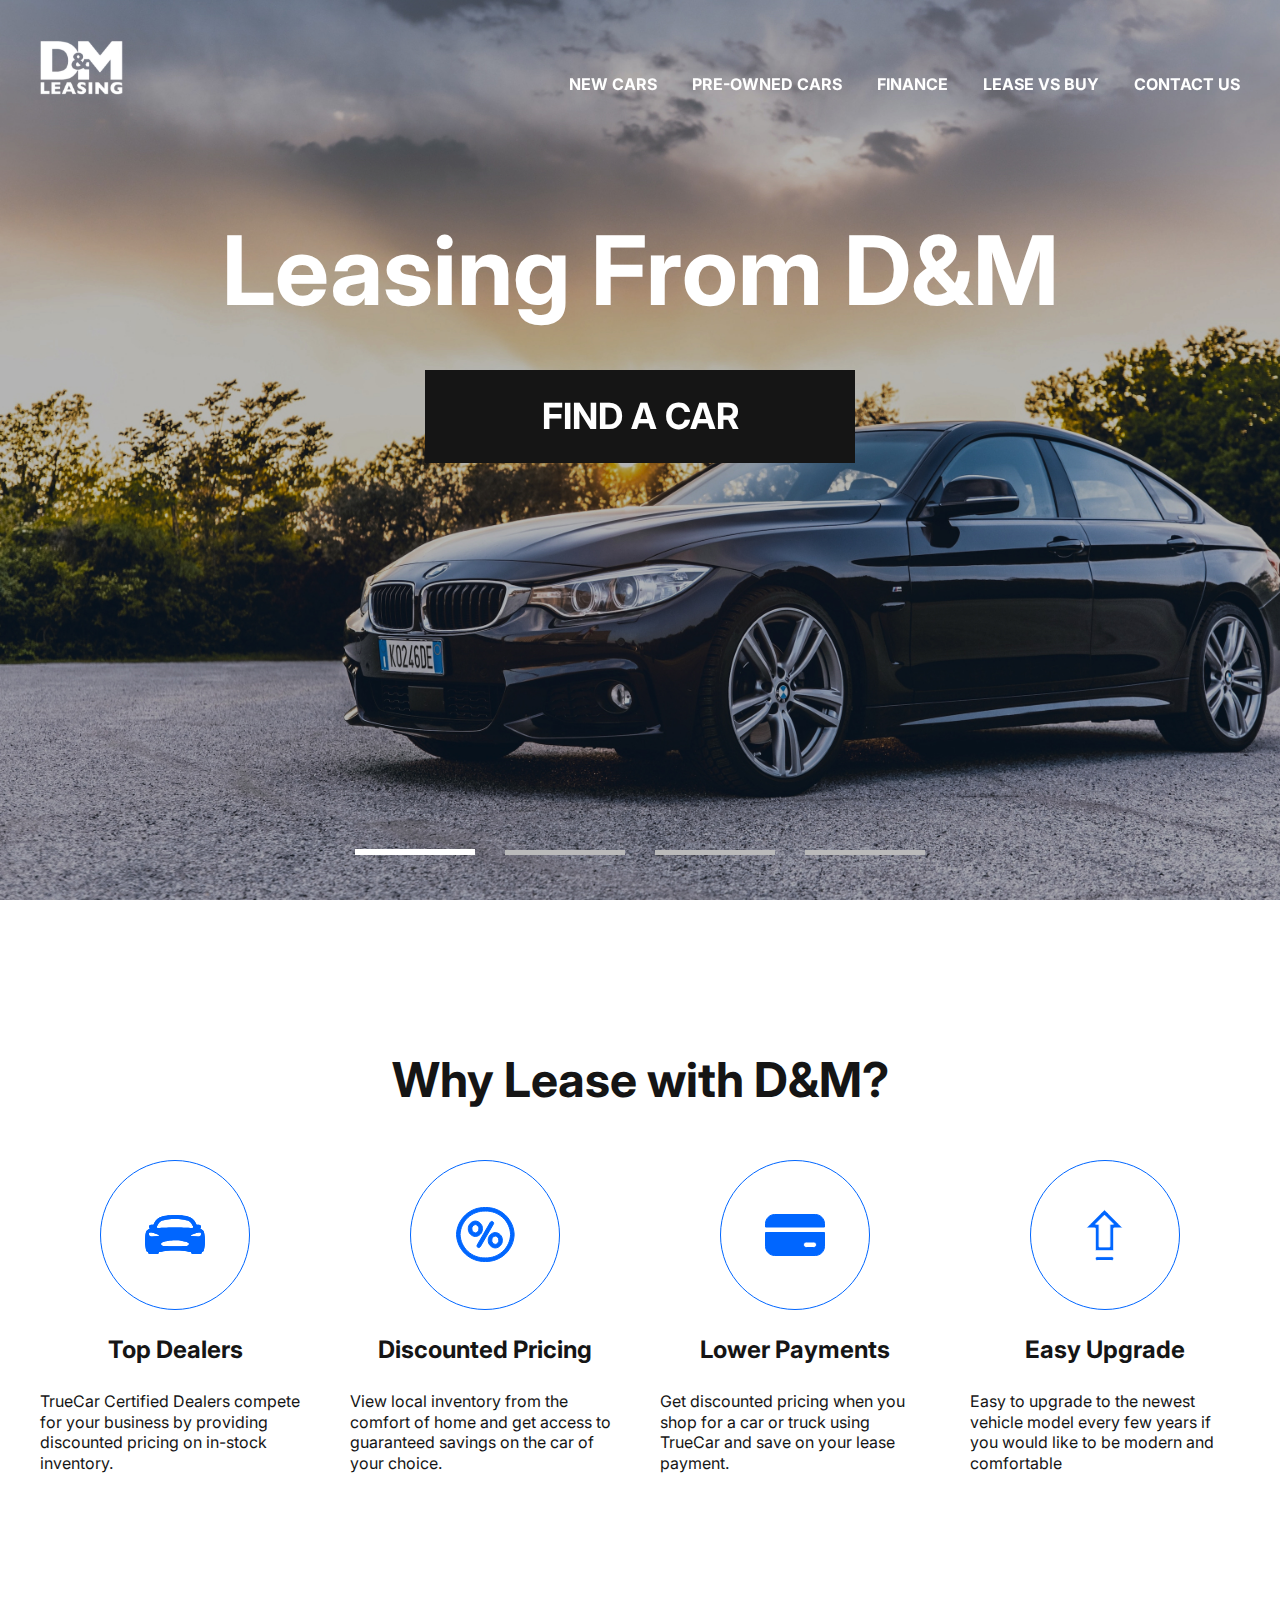
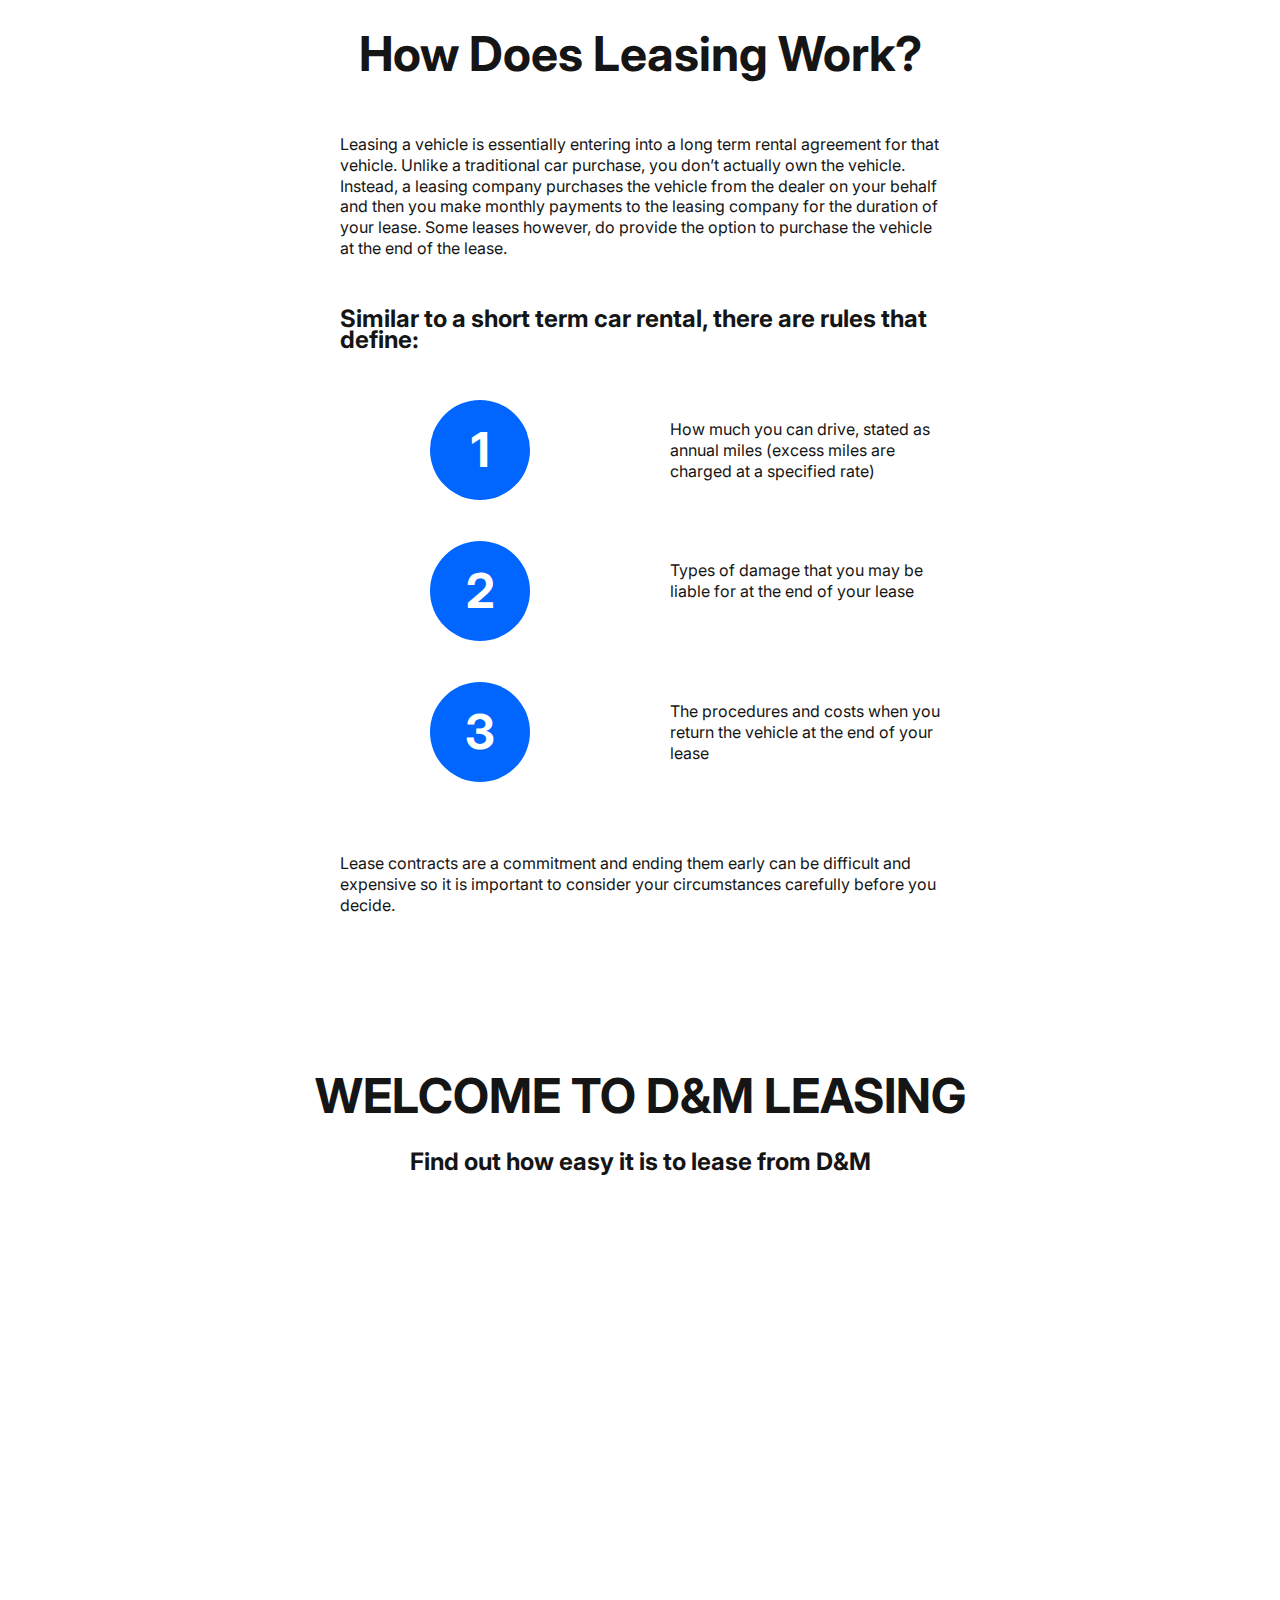
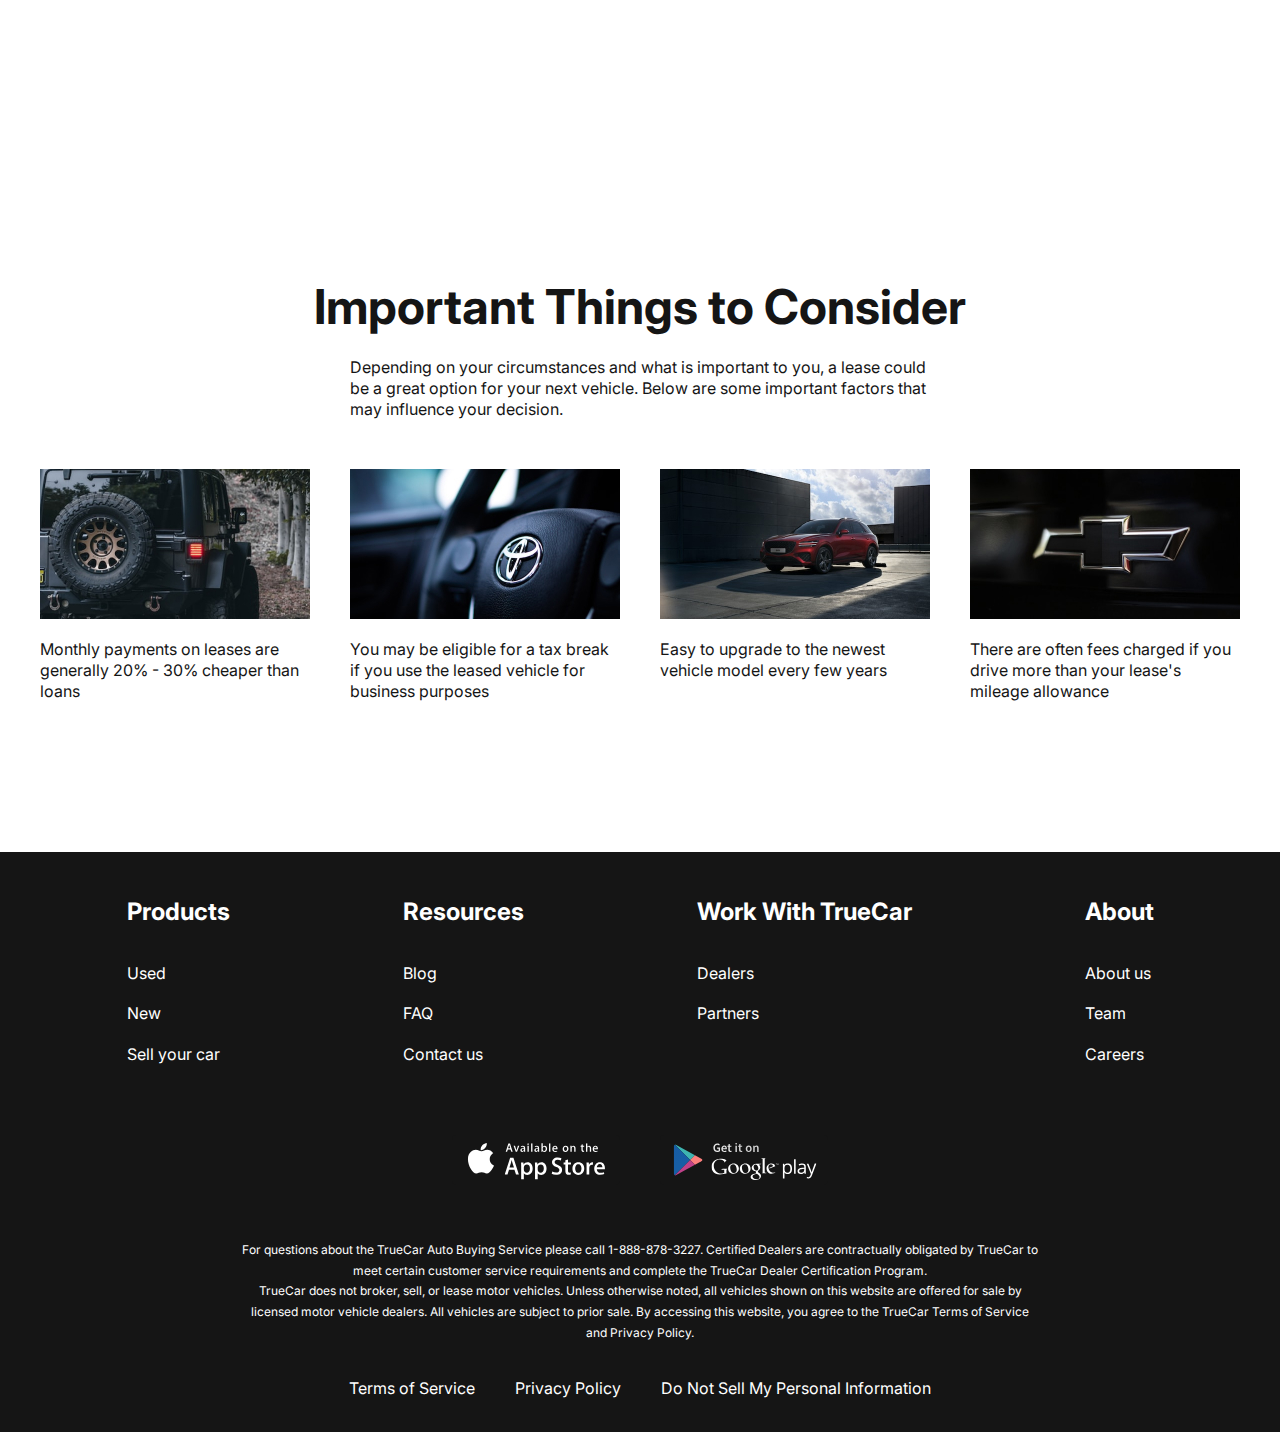
<file: index.html>
<!DOCTYPE html>
<html lang="en">

<head>
  <meta charset="UTF-8">
  <meta http-equiv="X-UA-Compatible" content="IE=edge">
  <meta name="viewport" content="width=device-width, initial-scale=1.0">
  <title>leasing cars</title>

  <link rel="preconnect" href="https://fonts.googleapis.com">
  <link rel="preconnect" href="https://fonts.gstatic.com" crossorigin>
  <link href="https://fonts.googleapis.com/css2?family=Inter:wght@400;700&display=swap" rel="stylesheet">

  <link rel="stylesheet" href="css/reset.css">
  <link rel="stylesheet" href="css/global.css">
  <!-- <link rel="stylesheet" href="css/jquery.fancybox.css"> -->
  <link rel="stylesheet" href="https://cdn.jsdelivr.net/npm/swiper@9/swiper-bundle.min.css" />
  <link rel="stylesheet" href="css/style.css">
  <link rel="stylesheet" href="css/media.css">
</head>

<body>
  <div class="wrapper">
    <header class="header">
      <div class="container">
        <div class="header__inner">
          <a class="header__logo" href="index.html">
            <img class="header__logo-img" src="images/header/logo.svg" alt="logo">
          </a>
          <nav class="header__menu">
            <button class="menu__btn">
              <span></span>
              <span></span>
              <span></span>
            </button>
            <ul class="header__menu-list">
              <li class="heaader__menu-item">
                <a class="header__menu-link" href="new cars.html">
                  NEW CARS
                </a>
              </li>
              <li class="heaader__menu-item">
                <a class="header__menu-link" href="#">
                  PRE-OWNED CARS
                </a>
              </li>
              <li class="heaader__menu-item">
                <a class="header__menu-link" href="#">
                  FINANCE
                </a>
              </li>
              <li class="heaader__menu-item">
                <a class="header__menu-link" href="#">
                  LEASE VS BUY
                </a>
              </li>
              <li class="heaader__menu-item">
                <a class="header__menu-link" href="contacts.html">
                  CONTACT US
                </a>
              </li>
            </ul>
          </nav>
        </div>
    </header>

    <main class="main">
      <section class="top">
        <div class="container">
          <h1 class="top__title">Leasing From D&M</h1>
          <a class="top__link btn" href="#">FIND A CAR</a>
        </div>
      </section>

      <div class="slider">
        <div class="swiper">
          <div class="swiper-wrapper">
            <div class="swiper-slide" style="background-image: url(images/slider-1.jpg);"></div>
            <div class="swiper-slide" style="background-image: url(images/slider-2.jpg)"></div>
            <div class="swiper-slide" style="background-image: url(images/slider-1.jpg)"></div>
            <div class="swiper-slide" style="background-image: url(images/slider-2.jpg)"></div>
          </div>
        </div>
        <div class="swiper-pagination"></div>
      </div>
      <!-- </div> -->

      <section class="why-lease">
        <div class="container">
          <h3 class="why-lease__title section-title">Why Lease with D&M?</h3>
          <ul class="why-lease__list">
            <li class="why-lease__item">
              <img class="why-lease__icon" src="images/why-lease/01.svg" alt="icon">
              <h5 class="why-lease__descr">Top Dealers</h5>
              <p class="why-lease__text">TrueCar Certified Dealers compete for your business by providing discounted
                pricing
                on in-stock inventory.</p>
            </li>
            <li class="why-lease__item">
              <img class="why-lease__icon" src="images/why-lease/02.svg" alt="icon">
              <h5 class="why-lease__descr">Discounted Pricing</h5>
              <p class="why-lease__text">View local inventory from the comfort of home and get access to guaranteed
                savings
                on the car of your choice.</p>
            </li>
            <li class="why-lease__item">
              <img class="why-lease__icon" src="images/why-lease/03.svg" alt="icon">
              <h5 class="why-lease__descr">Lower Payments</h5>
              <p class="why-lease__text">Get discounted pricing when you shop for a car or truck using TrueCar and save
                on
                your lease payment.</p>
            </li>
            <li class="why-lease__item">
              <img class="why-lease__icon" src="images/why-lease/04.svg" alt="icon">
              <h5 class="why-lease__descr">Easy Upgrade</h5>
              <p class="why-lease__text">Easy to upgrade to the newest vehicle model every few years if you would like
                to be
                modern and comfortable</p>
            </li>
          </ul>
        </div>
      </section>

      <section class="how-does">
        <div class="container">
          <div class="how-does__inner">
            <h3 class="how-does__title section-title">How Does Leasing Work?</h3>
            <p class="how-does__text">Leasing a vehicle is essentially entering into a long term rental agreement for
              that
              vehicle. Unlike a traditional car purchase, you don’t actually own the vehicle. Instead, a leasing company
              purchases the vehicle from the dealer on your behalf and then you make monthly payments to the leasing
              company
              for the duration of your lease. Some leases however, do provide the option to purchase the vehicle at the
              end
              of the lease.</p>
            <h4 class="how-does__descr">Similar to a short term car rental, there are rules that define:</h4>
            <ol class="how-does__list">
              <li class="how-does__item">How much you can drive, stated as annual miles (excess miles are charged at a
                specified rate)</li>
              <li class="how-does__item">Types of damage that you may be liable for at the end of your lease</li>
              <li class="how-does__item">The procedures and costs when you return the vehicle at the end of your lease
              </li>
            </ol>
            <p class="how-does__text">Lease contracts are a commitment and ending them early can be difficult and
              expensive
              so it is important to consider your circumstances carefully before you decide.</p>
          </div>
        </div>
      </section>

      <section class="video-welcome welcome">
        <div class="container">
          <h2 class="welcome__title section-title">WELCOME TO D&M LEASING</h2>
          <h4 class="welcome__descr">Find out how easy it is to lease from D&M</h4>
          <iframe class="video__content" width="1000" height="500" src="https://www.youtube.com/embed/fKNdoxRld34?controls=0" title="YouTube video player" frameborder="0" allow="accelerometer; autoplay; clipboard-write; encrypted-media; gyroscope; picture-in-picture; web-share" allowfullscreen></iframe>
        </div>
      </section>

      <section class="important">
        <div class="container">
          <h2 class="important__title section-title">Important Things to Consider</h2>
          <p class="important__text">Depending on your circumstances and what is important to you, a lease could be a great option for your next vehicle. Below are some important factors that may influence your decision.</p>
          <ul class="important__items">
            <li class="important__item">
              <img class="important__item-img" src="images/important/01.jpg" alt="images">
              <p class="important__item-text">Monthly payments on leases are generally 20% - 30% cheaper than loans</p>
            </li>
            <li class="important__item">
              <img class="important__item-img" src="images/important/02.jpg" alt="images">
              <p class="important__item-text">You may be eligible for a tax break if you use the leased vehicle for business purposes</p>
            </li>
            <li class="important__item">
              <img class="important__item-img" src="images/important/03.jpg" alt="images">
              <p class="important__item-text">Easy to upgrade to the newest vehicle model every few years</p>
            </li>
            <li class="important__item">
              <img class="important__item-img" src="images/important/04.jpg" alt="images">
              <p class="important__item-text">There are often fees charged if you drive more than your lease's mileage allowance</p>
            </li>
          </ul>
        </div>
      </section>
    </main>

    <footer class="footer">
      <div class="container">

        <nav class="footer__nav">
          <ul class="footer__nav-list">
            <li class="footer__nav-item">
              <h5 class="footer__nav-title">Products</h5>
            </li>
            <li class="footer__nav-item">
              <a class="footer__nav-link" href="#">Used</a>
            </li>
            <li class="footer__nav-item">
              <a class="footer__nav-link" href="#">New</a>
            </li>
            <li class="footer__nav-item">
              <a class="footer__nav-link" href="#">Sell your car</a>
            </li>
          </ul>

          <ul class="footer__nav-list">
            <li class="footer__nav-item">
              <h5 class="footer__nav-title">Resources</h5>
            </li>
            <li class="footer__nav-item">
              <a class="footer__nav-link" href="#">Blog</a>
            </li>
            <li class="footer__nav-item">
              <a class="footer__nav-link" href="#">FAQ</a>
            </li>
            <li class="footer__nav-item">
              <a class="footer__nav-link" href="#">Contact us</a>
            </li>
          </ul>

          <ul class="footer__nav-list">
            <li class="footer__nav-item">
              <h5 class="footer__nav-title">Work With TrueCar</h5>
            </li>
            <li class="footer__nav-item">
              <a class="footer__nav-link" href="#">Dealers</a>
            </li>
            <li class="footer__nav-item">
              <a class="footer__nav-link" href="#">Partners</a>
            </li>
          </ul>

          <ul class="footer__nav-list">
            <li class="footer__nav-item">
              <h5 class="footer__nav-title">About</h5>
            </li>
            <li class="footer__nav-item">
              <a class="footer__nav-link" href="#">About us</a>
            </li>
            <li class="footer__nav-item">
              <a class="footer__nav-link" href="#">Team</a>
            </li>
            <li class="footer__nav-item">
              <a class="footer__nav-link" href="#">Careers</a>
            </li>
          </ul>
        </nav>

        <ul class="footer__app-items">
          <li class="footer__app-item">
            <a class="footer__app-link" href="#">
              <img class="footer__app-img" src="images/footer/appstore.svg" alt="appstore">
            </a>
          </li>
          <li class="footer__app-item">
            <a class="footer__app-link" href="#">
              <img class="footer__app-img" src="images/footer/googleplay.svg" alt="googleplay">
            </a>
          </li>
        </ul>

        <div class="footer__copy">
          <p class="footer__copy-text">
            For questions about the TrueCar Auto Buying Service please call <span>1-888-878-3227</span>.
            Certified Dealers are contractually obligated by TrueCar to meet certain customer service requirements and
            complete the TrueCar Dealer Certification Program.
          </p>
          <p class="footer__copy-text">
            TrueCar does not broker, sell, or lease motor vehicles. Unless otherwise noted, all vehicles shown on this
            website are offered for sale by licensed motor vehicle dealers. All vehicles are subject to prior sale. By
            accessing this website, you agree to the TrueCar Terms of Service and Privacy Policy.
          </p>
        </div>

        <nav class="copy__nav">
          <ul class="copy__nav-list">
            <li class="copy__nav-item">
              <a class="copy__nav-link" href="#">Terms of Service</a>
            </li>
            <li class="copy__nav-item">
              <a class="copy__nav-link" href="#">Privacy Policy</a>
            </li>
            <li class="copy__nav-item">
              <a class="copy__nav-link" href="#">Do Not Sell My Personal Information</a>
            </li>
          </ul>
        </nav>
      </div>
    </footer>
  </div>
  <script src="https://cdn.jsdelivr.net/npm/swiper@9/swiper-bundle.min.js"></script>
  <!-- <script src="https://ajax.googleapis.com/ajax/libs/jquery/3.4.1/jquery.min.js"></script> -->
  <script src="js/main.js"></script>
</body>

</html>
</file>
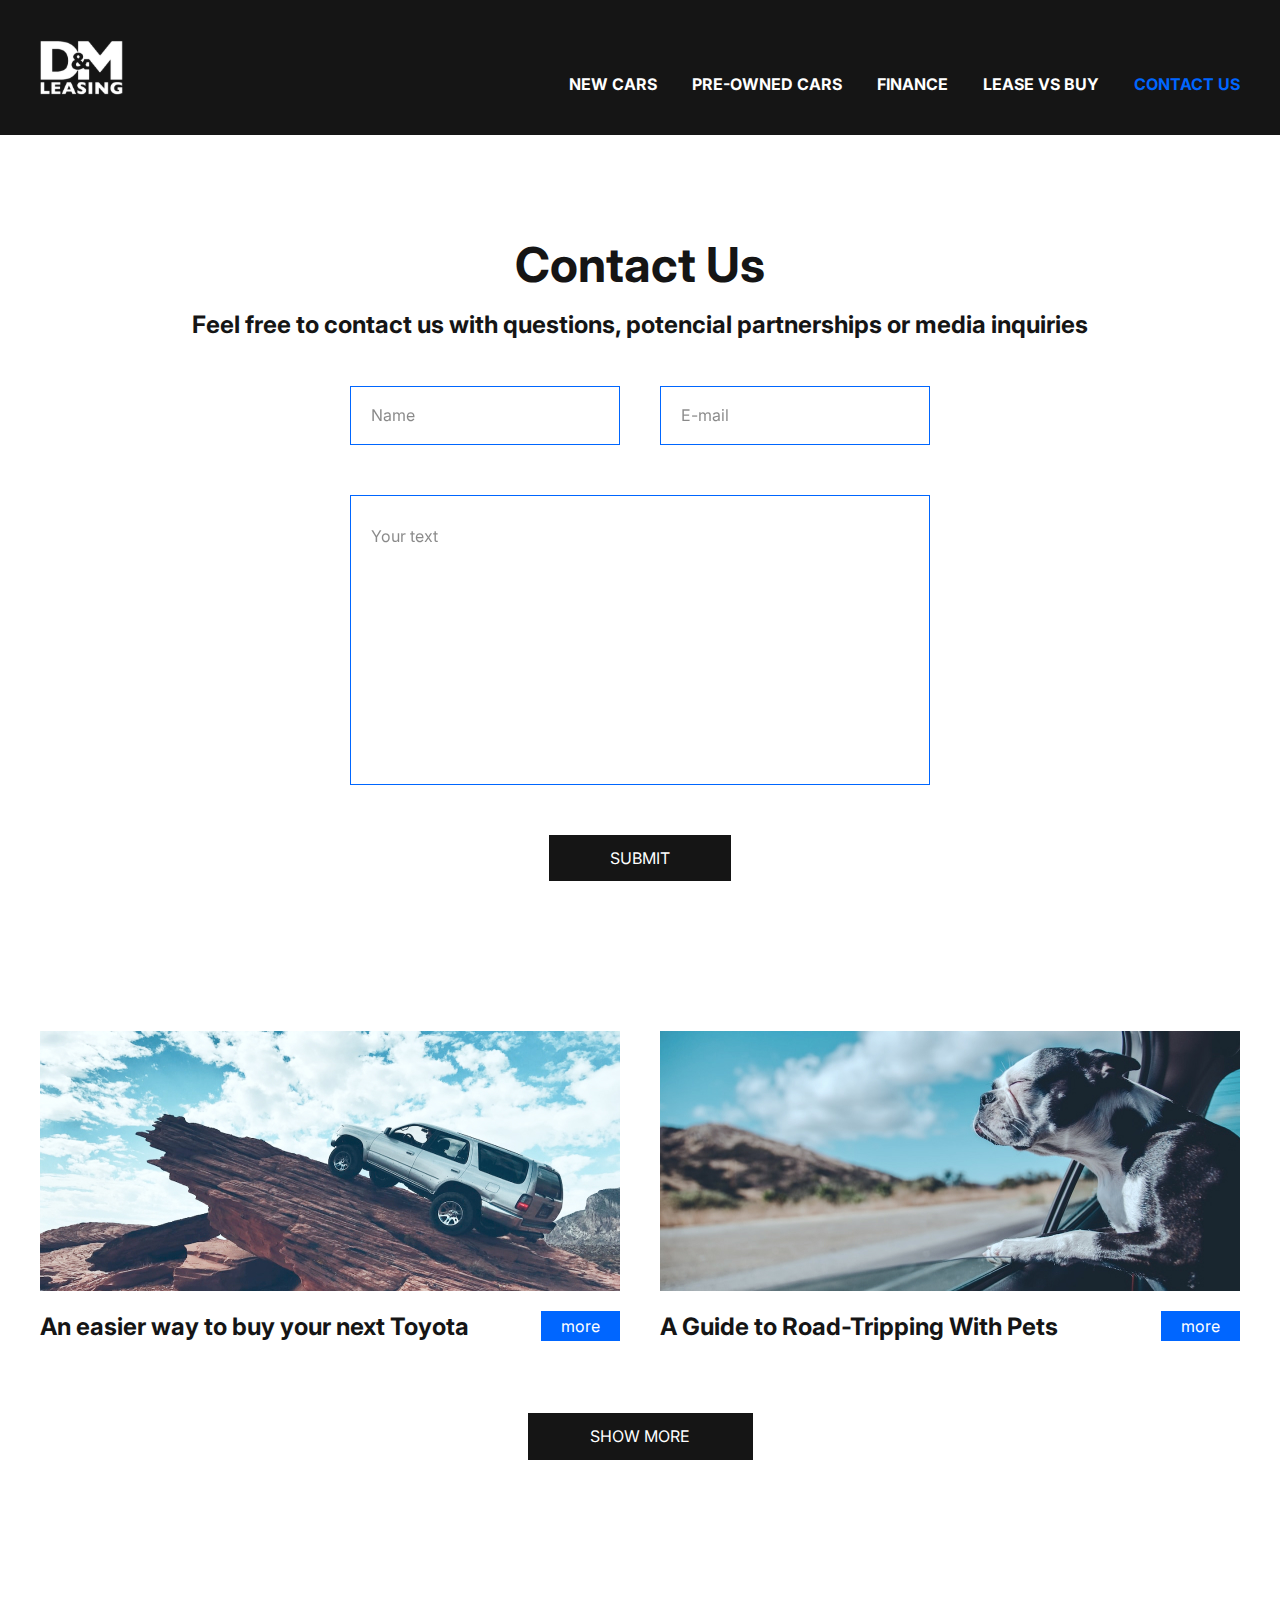
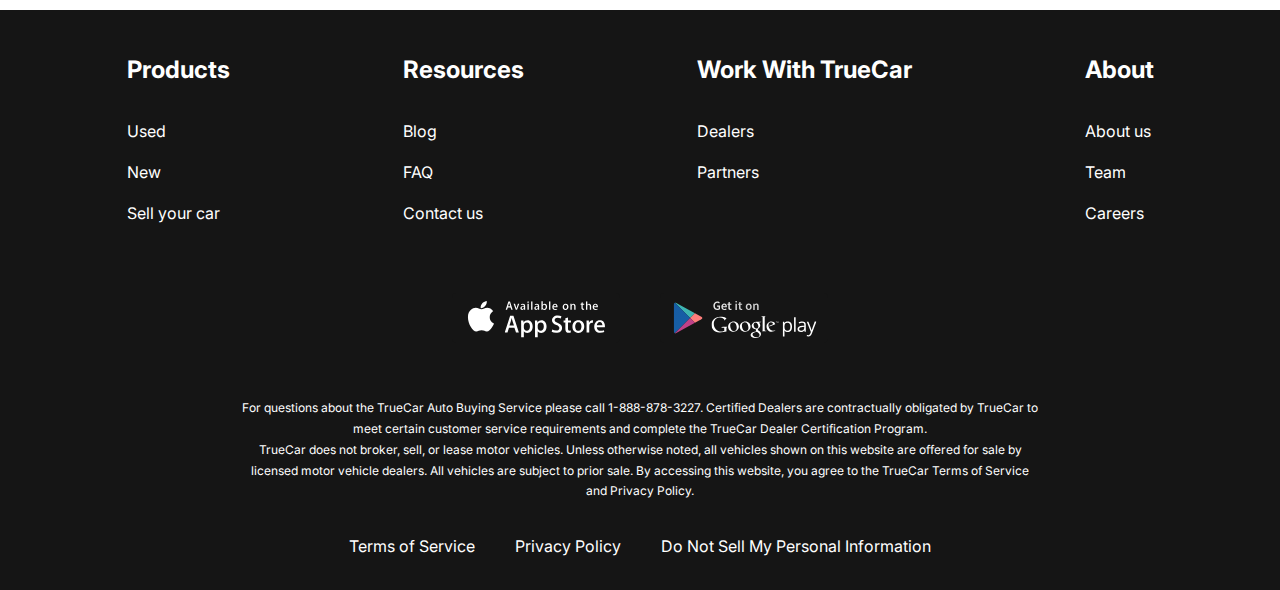
<file: contacts.html>
<!DOCTYPE html>
<html lang="en">

<head>
  <meta charset="UTF-8">
  <meta http-equiv="X-UA-Compatible" content="IE=edge">
  <meta name="viewport" content="width=device-width, initial-scale=1.0">
  <title>leasing cars</title>

  <link rel="preconnect" href="https://fonts.googleapis.com">
  <link rel="preconnect" href="https://fonts.gstatic.com" crossorigin>
  <link href="https://fonts.googleapis.com/css2?family=Inter:wght@400;700&display=swap" rel="stylesheet">

  <link rel="stylesheet" href="css/reset.css">
  <link rel="stylesheet" href="css/global.css">
  <!-- <link rel="stylesheet" href="css/jquery.fancybox.css"> -->
  <link rel="stylesheet" href="css/style.css">
  <link rel="stylesheet" href="css/media.css">
</head>

<body>
  <div class="wrapper">
    <header class="header-main">
      <div class="container">
        <div class="header__inner">
          <a class="header__logo" href="index.html">
            <img class="header__logo-img" src="images/header/logo.svg" alt="logo">
          </a>
          <nav class="header__menu">
            <button class="menu__btn">
              <span></span>
              <span></span>
              <span></span>
            </button>
            <ul class="header__menu-list">
              <li class="heaader__menu-item">
                <a class="header__menu-link" href="new cars.html">
                  NEW CARS
                </a>
              </li>
              <li class="heaader__menu-item">
                <a class="header__menu-link" href="#">
                  PRE-OWNED CARS
                </a>
              </li>
              <li class="heaader__menu-item">
                <a class="header__menu-link" href="#">
                  FINANCE
                </a>
              </li>
              <li class="heaader__menu-item">
                <a class="header__menu-link" href="#">
                  LEASE VS BUY
                </a>
              </li>
              <li class="heaader__menu-item">
                <a class="header__menu-link header__menu-link--active" href="#">
                  CONTACT US
                </a>
              </li>
            </ul>
          </nav>
        </div>
    </header>

    <main class="main">
      <section class="contacts">
        <div class="container">
          <div class="contacts__inner">
            <h2 class="contacts__title section-title">Contact Us</h2>
            <p class="contacts__text">Feel free to contact us with questions, potencial partnerships or media inquiries</p>
            <form class="contacts__form">
              <input class="contacts__input" type="text" placeholder="Name">
              <input class="contacts__input" type="email" placeholder="E-mail">
              <textarea class="contacts__textarea" placeholder="Your text"></textarea>
              <button class="contacts__btn btn" type="submit">SUBMIT</button>
            </form>
          </div>
        </div>
      </section>

      <div class="blog">
        <div class="container">
          <div class="blog__items">
            <div class="blog__item">
              <img class="blog__item-img" src="images/blog/01.jpg" alt="images">
              <p class="blog__item-text">An easier way to buy your next Toyota</p>
              <a class="blog__item-link" href="#">more</a>
            </div>
            <div class="blog__item">
              <img class="blog__item-img" src="images/blog/02.jpg" alt="images">
              <p class="blog__item-text">A Guide to Road-Tripping With Pets</p>
              <a class="blog__item-link" href="#">more</a>
            </div>
          </div>
          <a class="showmore-link btn">SHOW MORE</a>
        </div>
      </div>
    </main>

    <footer class="footer">
      <div class="container">

        <nav class="footer__nav">
          <ul class="footer__nav-list">
            <li class="footer__nav-item">
              <h5 class="footer__nav-title">Products</h5>
            </li>
            <li class="footer__nav-item">
              <a class="footer__nav-link" href="#">Used</a>
            </li>
            <li class="footer__nav-item">
              <a class="footer__nav-link" href="#">New</a>
            </li>
            <li class="footer__nav-item">
              <a class="footer__nav-link" href="#">Sell your car</a>
            </li>
          </ul>

          <ul class="footer__nav-list">
            <li class="footer__nav-item">
              <h5 class="footer__nav-title">Resources</h5>
            </li>
            <li class="footer__nav-item">
              <a class="footer__nav-link" href="#">Blog</a>
            </li>
            <li class="footer__nav-item">
              <a class="footer__nav-link" href="#">FAQ</a>
            </li>
            <li class="footer__nav-item">
              <a class="footer__nav-link" href="#">Contact us</a>
            </li>
          </ul>

          <ul class="footer__nav-list">
            <li class="footer__nav-item">
              <h5 class="footer__nav-title">Work With TrueCar</h5>
            </li>
            <li class="footer__nav-item">
              <a class="footer__nav-link" href="#">Dealers</a>
            </li>
            <li class="footer__nav-item">
              <a class="footer__nav-link" href="#">Partners</a>
            </li>
          </ul>

          <ul class="footer__nav-list">
            <li class="footer__nav-item">
              <h5 class="footer__nav-title">About</h5>
            </li>
            <li class="footer__nav-item">
              <a class="footer__nav-link" href="#">About us</a>
            </li>
            <li class="footer__nav-item">
              <a class="footer__nav-link" href="#">Team</a>
            </li>
            <li class="footer__nav-item">
              <a class="footer__nav-link" href="#">Careers</a>
            </li>
          </ul>
        </nav>

        <ul class="footer__app-items">
          <li class="footer__app-item">
            <a class="footer__app-link" href="#">
              <img class="footer__app-img" src="images/footer/appstore.svg" alt="appstore">
            </a>
          </li>
          <li class="footer__app-item">
            <a class="footer__app-link" href="#">
              <img class="footer__app-img" src="images/footer/googleplay.svg" alt="googleplay">
            </a>
          </li>
        </ul>

        <div class="footer__copy">
          <p class="footer__copy-text">
            For questions about the TrueCar Auto Buying Service please call <span>1-888-878-3227</span>.
            Certified Dealers are contractually obligated by TrueCar to meet certain customer service requirements and
            complete the TrueCar Dealer Certification Program.
          </p>
          <p class="footer__copy-text">
            TrueCar does not broker, sell, or lease motor vehicles. Unless otherwise noted, all vehicles shown on this
            website are offered for sale by licensed motor vehicle dealers. All vehicles are subject to prior sale. By
            accessing this website, you agree to the TrueCar Terms of Service and Privacy Policy.
          </p>
        </div>

        <nav class="copy__nav">
          <ul class="copy__nav-list">
            <li class="copy__nav-item">
              <a class="copy__nav-link" href="#">Terms of Service</a>
            </li>
            <li class="copy__nav-item">
              <a class="copy__nav-link" href="#">Privacy Policy</a>
            </li>
            <li class="copy__nav-item">
              <a class="copy__nav-link" href="#">Do Not Sell My Personal Information</a>
            </li>
          </ul>
        </nav>
      </div>
    </footer>
  </div>
  <!-- <script src="https://ajax.googleapis.com/ajax/libs/jquery/3.4.1/jquery.min.js"></script> -->
  <script src="js/main.js"></script>
</body>

</html>
</file>
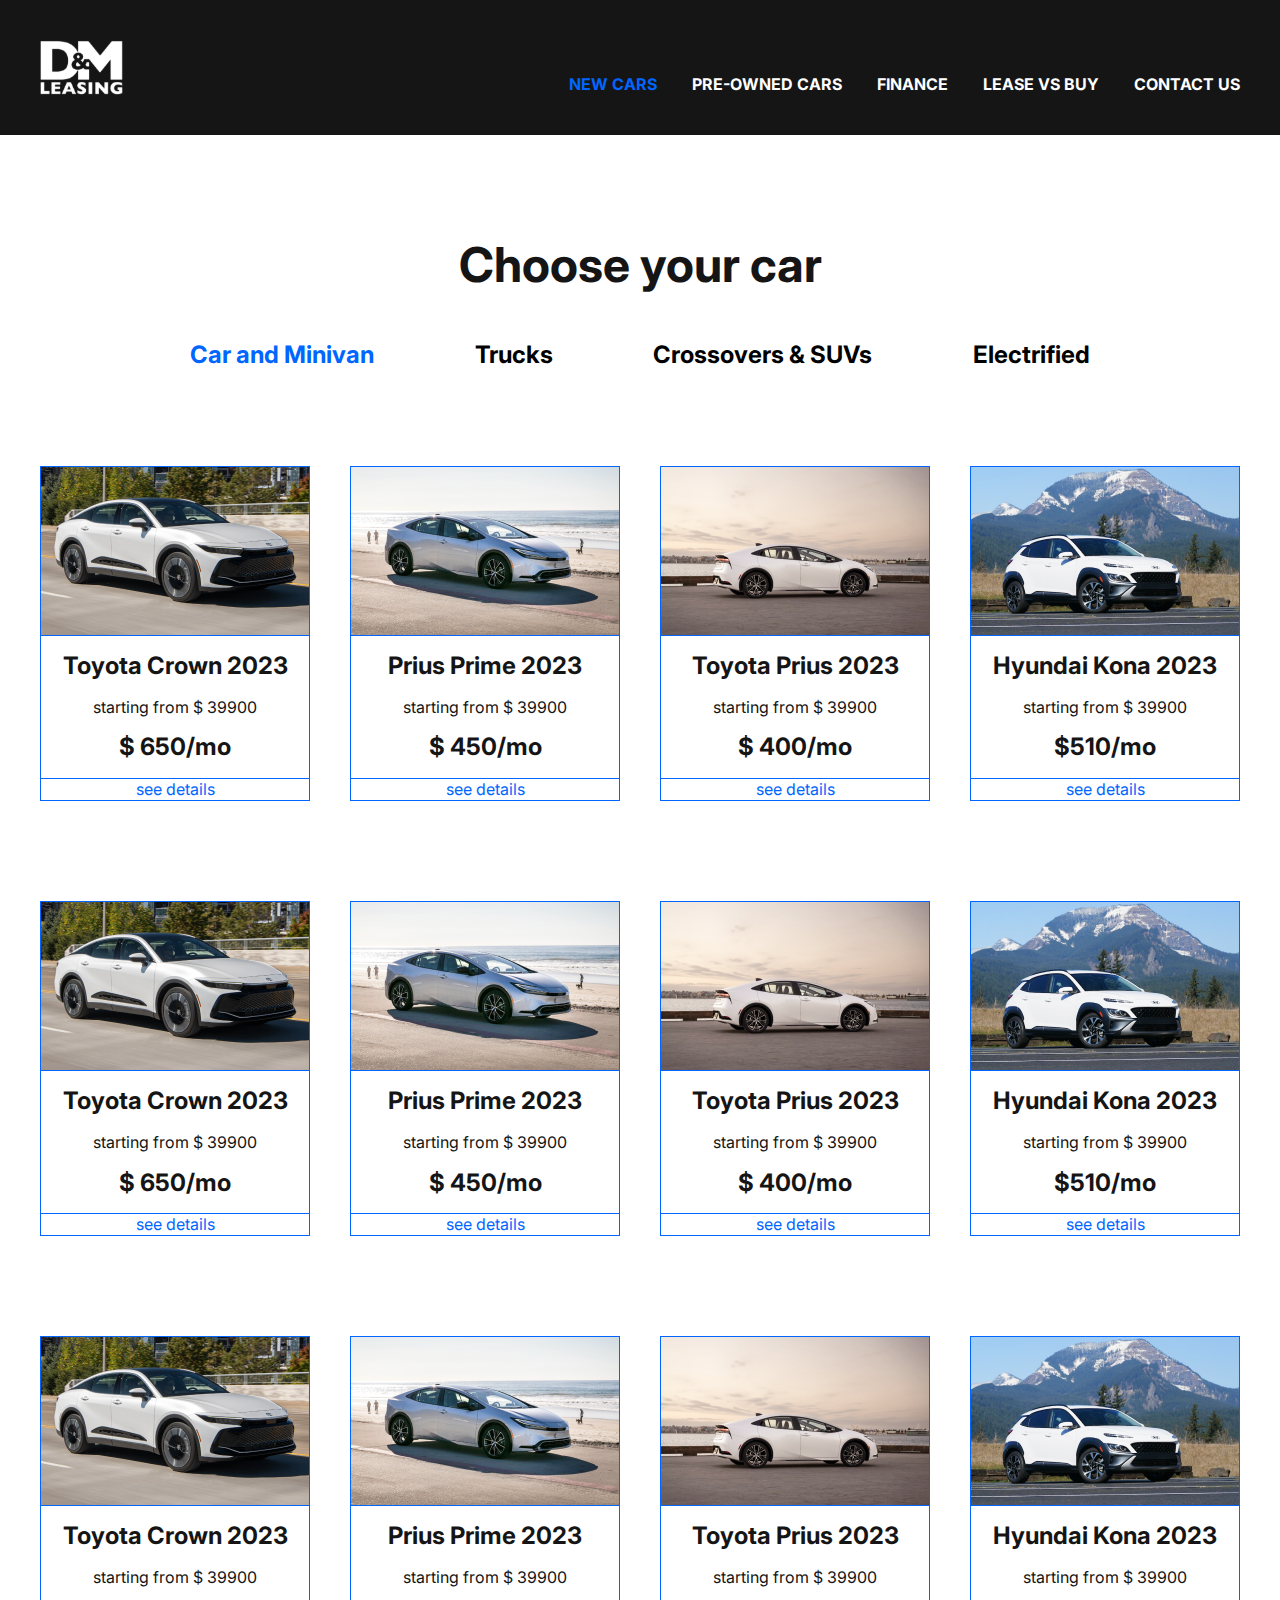
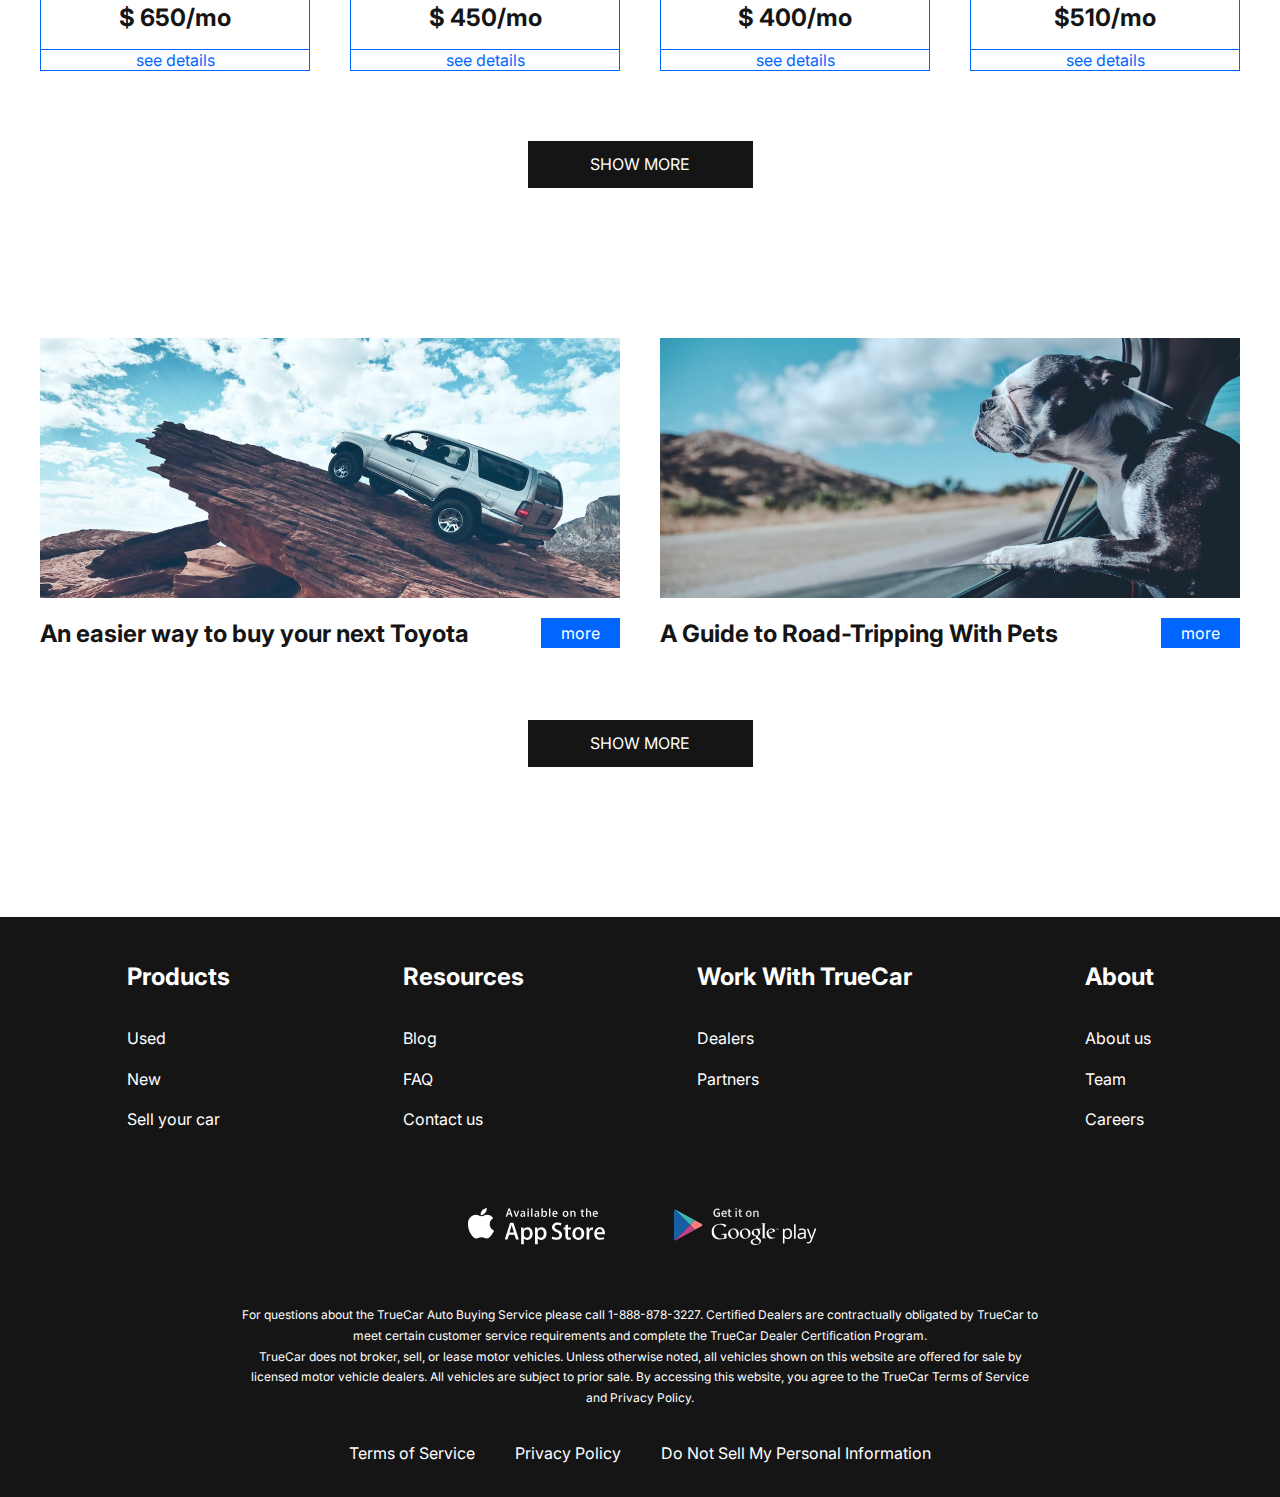
<file: new cars.html>
<!DOCTYPE html>
<html lang="en">

<head>
  <meta charset="UTF-8">
  <meta http-equiv="X-UA-Compatible" content="IE=edge">
  <meta name="viewport" content="width=device-width, initial-scale=1.0">
  <title>leasing cars</title>

  <link rel="preconnect" href="https://fonts.googleapis.com">
  <link rel="preconnect" href="https://fonts.gstatic.com" crossorigin>
  <link href="https://fonts.googleapis.com/css2?family=Inter:wght@400;700&display=swap" rel="stylesheet">

  <link rel="stylesheet" href="css/reset.css">
  <link rel="stylesheet" href="css/global.css">
  <!-- <link rel="stylesheet" href="css/jquery.fancybox.css"> -->
  <link rel="stylesheet" href="css/style.css">
  <link rel="stylesheet" href="css/media.css">
</head>

<body>
  <div class="wrapper">
    <header class="header-main">
      <div class="container">
        <div class="header__inner">
          <a class="header__logo" href="index.html">
            <img class="header__logo-img" src="images/header/logo.svg" alt="logo">
          </a>
          <nav class="header__menu">
            <button class="menu__btn">
              <span></span>
              <span></span>
              <span></span>
            </button>
            <ul class="header__menu-list">
              <li class="heaader__menu-item">
                <a class="header__menu-link header__menu-link--active" href="#">
                  NEW CARS
                </a>
              </li>
              <li class="heaader__menu-item">
                <a class="header__menu-link" href="#">
                  PRE-OWNED CARS
                </a>
              </li>
              <li class="heaader__menu-item">
                <a class="header__menu-link" href="#">
                  FINANCE
                </a>
              </li>
              <li class="heaader__menu-item">
                <a class="header__menu-link" href="#">
                  LEASE VS BUY
                </a>
              </li>
              <li class="heaader__menu-item">
                <a class="header__menu-link" href="contacts.html">
                  CONTACT US
                </a>
              </li>
            </ul>
          </nav>
        </div>
    </header>

    <main class="main">
      <section class="choose">
        <div class="container">
          <h2 class="choose__title section-title">Choose your car</h2>


          <div class="tabs">
            <div class="tabs__btn">
              <button class="tabs__btn-item tabs__btn-item--active" data-button="content-1">Car and Minivan</button>
              <button class="tabs__btn-item" data-button="content-2">Trucks</button>
              <button class="tabs__btn-item" data-button="content-3">Crossovers & SUVs</button>
              <button class="tabs__btn-item" data-button="content-4">Electrified</button>
            </div>

            <div class="tabs__content">

              <div class="tabs__content-item tabs__content-item--active" id="content-1">
                <div class="tabs__card">
                  <img class="tabs__card-img" src="images/choose/01.jpg" alt="car">
                  <div class="tabs__card-content">
                    <h4 class="tabs__card-title">Toyota Crown 2023</h4>
                    <p class="tabs__card-text">starting from $ 39900</p>
                    <p class="tabs__card-price">$ 650/mo</p>
                  </div>
                  <a class="tabs__card-link" href="#">see details</a>
                </div>
                <div class="tabs__card">
                  <img class="tabs__card-img" src="images/choose/02.jpg" alt="car">
                  <div class="tabs__card-content">
                    <h4 class="tabs__card-title">Prius Prime 2023</h4>
                    <p class="tabs__card-text">starting from $ 39900</p>
                    <p class="tabs__card-price"> $ 450/mo</p>
                  </div>
                  <a class="tabs__card-link" href="#">see details</a>
                </div>
                <div class="tabs__card">
                  <img class="tabs__card-img" src="images/choose/03.jpg" alt="car">
                  <div class="tabs__card-content">
                    <h4 class="tabs__card-title">Toyota Prius 2023</h4>
                    <p class="tabs__card-text">starting from $ 39900</p>
                    <p class="tabs__card-price"> $ 400/mo</p>
                  </div>
                  <a class="tabs__card-link" href="#">see details</a>
                </div>
                <div class="tabs__card">
                  <img class="tabs__card-img" src="images/choose/04.jpg" alt="car">
                  <div class="tabs__card-content">
                    <h4 class="tabs__card-title">Hyundai Kona 2023</h4>
                    <p class="tabs__card-text">starting from $ 39900</p>
                    <p class="tabs__card-price">$510/mo</p>
                  </div>
                  <a class="tabs__card-link" href="#">see details</a>
                </div>                
                <div class="tabs__card">
                  <img class="tabs__card-img" src="images/choose/01.jpg" alt="car">
                  <div class="tabs__card-content">
                    <h4 class="tabs__card-title">Toyota Crown 2023</h4>
                    <p class="tabs__card-text">starting from $ 39900</p>
                    <p class="tabs__card-price">$ 650/mo</p>
                  </div>
                  <a class="tabs__card-link" href="#">see details</a>
                </div>
                <div class="tabs__card">
                  <img class="tabs__card-img" src="images/choose/02.jpg" alt="car">
                  <div class="tabs__card-content">
                    <h4 class="tabs__card-title">Prius Prime 2023</h4>
                    <p class="tabs__card-text">starting from $ 39900</p>
                    <p class="tabs__card-price"> $ 450/mo</p>
                  </div>
                  <a class="tabs__card-link" href="#">see details</a>
                </div>
                <div class="tabs__card">
                  <img class="tabs__card-img" src="images/choose/03.jpg" alt="car">
                  <div class="tabs__card-content">
                    <h4 class="tabs__card-title">Toyota Prius 2023</h4>
                    <p class="tabs__card-text">starting from $ 39900</p>
                    <p class="tabs__card-price"> $ 400/mo</p>
                  </div>
                  <a class="tabs__card-link" href="#">see details</a>
                </div>
                <div class="tabs__card">
                  <img class="tabs__card-img" src="images/choose/04.jpg" alt="car">
                  <div class="tabs__card-content">
                    <h4 class="tabs__card-title">Hyundai Kona 2023</h4>
                    <p class="tabs__card-text">starting from $ 39900</p>
                    <p class="tabs__card-price">$510/mo</p>
                  </div>
                  <a class="tabs__card-link" href="#">see details</a>
                </div>                
                <div class="tabs__card">
                  <img class="tabs__card-img" src="images/choose/01.jpg" alt="car">
                  <div class="tabs__card-content">
                    <h4 class="tabs__card-title">Toyota Crown 2023</h4>
                    <p class="tabs__card-text">starting from $ 39900</p>
                    <p class="tabs__card-price">$ 650/mo</p>
                  </div>
                  <a class="tabs__card-link" href="#">see details</a>
                </div>
                <div class="tabs__card">
                  <img class="tabs__card-img" src="images/choose/02.jpg" alt="car">
                  <div class="tabs__card-content">
                    <h4 class="tabs__card-title">Prius Prime 2023</h4>
                    <p class="tabs__card-text">starting from $ 39900</p>
                    <p class="tabs__card-price"> $ 450/mo</p>
                  </div>
                  <a class="tabs__card-link" href="#">see details</a>
                </div>
                <div class="tabs__card">
                  <img class="tabs__card-img" src="images/choose/03.jpg" alt="car">
                  <div class="tabs__card-content">
                    <h4 class="tabs__card-title">Toyota Prius 2023</h4>
                    <p class="tabs__card-text">starting from $ 39900</p>
                    <p class="tabs__card-price"> $ 400/mo</p>
                  </div>
                  <a class="tabs__card-link" href="#">see details</a>
                </div>
                <div class="tabs__card">
                  <img class="tabs__card-img" src="images/choose/04.jpg" alt="car">
                  <div class="tabs__card-content">
                    <h4 class="tabs__card-title">Hyundai Kona 2023</h4>
                    <p class="tabs__card-text">starting from $ 39900</p>
                    <p class="tabs__card-price">$510/mo</p>
                  </div>
                  <a class="tabs__card-link" href="#">see details</a>
                </div>
              </div>

              <div class="tabs__content-item" id="content-2">
                <div class="tabs__card">
                  <img class="tabs__card-img" src="images/choose/01.jpg" alt="car">
                  <div class="tabs__card-content">
                    <h4 class="tabs__card-title">Toyota Crown 2023</h4>
                    <p class="tabs__card-text">starting from $ 39900</p>
                    <p class="tabs__card-price">$ 650/mo</p>
                  </div>
                  <a class="tabs__card-link" href="#">see details</a>
                </div>
                <div class="tabs__card">
                  <img class="tabs__card-img" src="images/choose/02.jpg" alt="car">
                  <div class="tabs__card-content">
                    <h4 class="tabs__card-title">Prius Prime 2023</h4>
                    <p class="tabs__card-text">starting from $ 39900</p>
                    <p class="tabs__card-price"> $ 450/mo</p>
                  </div>
                  <a class="tabs__card-link" href="#">see details</a>
                </div>
                <div class="tabs__card">
                  <img class="tabs__card-img" src="images/choose/03.jpg" alt="car">
                  <div class="tabs__card-content">
                    <h4 class="tabs__card-title">Toyota Prius 2023</h4>
                    <p class="tabs__card-text">starting from $ 39900</p>
                    <p class="tabs__card-price"> $ 400/mo</p>
                  </div>
                  <a class="tabs__card-link" href="#">see details</a>
                </div>
              </div>

              <div class="tabs__content-item" id="content-3">
                <div class="tabs__card">
                  <img class="tabs__card-img" src="images/choose/01.jpg" alt="car">
                  <div class="tabs__card-content">
                    <h4 class="tabs__card-title">Toyota Crown 2023</h4>
                    <p class="tabs__card-text">starting from $ 39900</p>
                    <p class="tabs__card-price">$ 650/mo</p>
                  </div>
                  <a class="tabs__card-link" href="#">see details</a>
                </div>
                <div class="tabs__card">
                  <img class="tabs__card-img" src="images/choose/02.jpg" alt="car">
                  <div class="tabs__card-content">
                    <h4 class="tabs__card-title">Prius Prime 2023</h4>
                    <p class="tabs__card-text">starting from $ 39900</p>
                    <p class="tabs__card-price"> $ 450/mo</p>
                  </div>
                  <a class="tabs__card-link" href="#">see details</a>
                </div>
                <div class="tabs__card">
                  <img class="tabs__card-img" src="images/choose/03.jpg" alt="car">
                  <div class="tabs__card-content">
                    <h4 class="tabs__card-title">Toyota Prius 2023</h4>
                    <p class="tabs__card-text">starting from $ 39900</p>
                    <p class="tabs__card-price"> $ 400/mo</p>
                  </div>
                  <a class="tabs__card-link" href="#">see details</a>
                </div>
                <div class="tabs__card">
                  <img class="tabs__card-img" src="images/choose/04.jpg" alt="car">
                  <div class="tabs__card-content">
                    <h4 class="tabs__card-title">Hyundai Kona 2023</h4>
                    <p class="tabs__card-text">starting from $ 39900</p>
                    <p class="tabs__card-price">$510/mo</p>
                  </div>
                  <a class="tabs__card-link" href="#">see details</a>
                </div>
              </div>

              <div class="tabs__content-item" id="content-4">
                <div class="tabs__card">
                  <img class="tabs__card-img" src="images/choose/01.jpg" alt="car">
                  <div class="tabs__card-content">
                    <h4 class="tabs__card-title">Toyota Crown 2023</h4>
                    <p class="tabs__card-text">starting from $ 39900</p>
                    <p class="tabs__card-price">$ 650/mo</p>
                  </div>
                  <a class="tabs__card-link" href="#">see details</a>
                </div>
                <div class="tabs__card">
                  <img class="tabs__card-img" src="images/choose/02.jpg" alt="car">
                  <div class="tabs__card-content">
                    <h4 class="tabs__card-title">Prius Prime 2023</h4>
                    <p class="tabs__card-text">starting from $ 39900</p>
                    <p class="tabs__card-price"> $ 450/mo</p>
                  </div>
                  <a class="tabs__card-link" href="#">see details</a>
                </div>
                <div class="tabs__card">
                  <img class="tabs__card-img" src="images/choose/03.jpg" alt="car">
                  <div class="tabs__card-content">
                    <h4 class="tabs__card-title">Toyota Prius 2023</h4>
                    <p class="tabs__card-text">starting from $ 39900</p>
                    <p class="tabs__card-price"> $ 400/mo</p>
                  </div>
                  <a class="tabs__card-link" href="#">see details</a>
                </div>
                <div class="tabs__card">
                  <img class="tabs__card-img" src="images/choose/04.jpg" alt="car">
                  <div class="tabs__card-content">
                    <h4 class="tabs__card-title">Hyundai Kona 2023</h4>
                    <p class="tabs__card-text">starting from $ 39900</p>
                    <p class="tabs__card-price">$510/mo</p>
                  </div>
                  <a class="tabs__card-link" href="#">see details</a>
                </div>                
                <div class="tabs__card">
                  <img class="tabs__card-img" src="images/choose/01.jpg" alt="car">
                  <div class="tabs__card-content">
                    <h4 class="tabs__card-title">Toyota Crown 2023</h4>
                    <p class="tabs__card-text">starting from $ 39900</p>
                    <p class="tabs__card-price">$ 650/mo</p>
                  </div>
                  <a class="tabs__card-link" href="#">see details</a>
                </div>
              </div>
            </div>
          </div>


          <a class="showmore-link btn">SHOW MORE</a>
        </div>
      </section>

      <div class="blog">
        <div class="container">
          <div class="blog__items">
            <div class="blog__item">
              <img class="blog__item-img" src="images/blog/01.jpg" alt="images">
              <p class="blog__item-text">An easier way to buy your next Toyota</p>
              <a class="blog__item-link" href="#">more</a>
            </div>
            <div class="blog__item">
              <img class="blog__item-img" src="images/blog/02.jpg" alt="images">
              <p class="blog__item-text">A Guide to Road-Tripping With Pets</p>
              <a class="blog__item-link" href="#">more</a>
            </div>
          </div>
          <a class="showmore-link btn">SHOW MORE</a>
        </div>
      </div>
    </main>

    <footer class="footer">
      <div class="container">
        <nav class="footer__nav">
          <ul class="footer__nav-list">
            <li class="footer__nav-item">
              <h5 class="footer__nav-title">Products</h5>
            </li>
            <li class="footer__nav-item">
              <a class="footer__nav-link" href="#">Used</a>
            </li>
            <li class="footer__nav-item">
              <a class="footer__nav-link" href="#">New</a>
            </li>
            <li class="footer__nav-item">
              <a class="footer__nav-link" href="#">Sell your car</a>
            </li>
          </ul>
          <ul class="footer__nav-list">
            <li class="footer__nav-item">
              <h5 class="footer__nav-title">Resources</h5>
            </li>
            <li class="footer__nav-item">
              <a class="footer__nav-link" href="#">Blog</a>
            </li>
            <li class="footer__nav-item">
              <a class="footer__nav-link" href="#">FAQ</a>
            </li>
            <li class="footer__nav-item">
              <a class="footer__nav-link" href="#">Contact us</a>
            </li>
          </ul>
          <ul class="footer__nav-list">
            <li class="footer__nav-item">
              <h5 class="footer__nav-title">Work With TrueCar</h5>
            </li>
            <li class="footer__nav-item">
              <a class="footer__nav-link" href="#">Dealers</a>
            </li>
            <li class="footer__nav-item">
              <a class="footer__nav-link" href="#">Partners</a>
            </li>
          </ul>
          <ul class="footer__nav-list">
            <li class="footer__nav-item">
              <h5 class="footer__nav-title">About</h5>
            </li>
            <li class="footer__nav-item">
              <a class="footer__nav-link" href="#">About us</a>
            </li>
            <li class="footer__nav-item">
              <a class="footer__nav-link" href="#">Team</a>
            </li>
            <li class="footer__nav-item">
              <a class="footer__nav-link" href="#">Careers</a>
            </li>
          </ul>
        </nav>
        <ul class="footer__app-items">
          <li class="footer__app-item">
            <a class="footer__app-link" href="#">
              <img class="footer__app-img" src="images/footer/appstore.svg" alt="appstore">
            </a>
          </li>
          <li class="footer__app-item">
            <a class="footer__app-link" href="#">
              <img class="footer__app-img" src="images/footer/googleplay.svg" alt="googleplay">
            </a>
          </li>
        </ul>
        <div class="footer__copy">
          <p class="footer__copy-text">
            For questions about the TrueCar Auto Buying Service please call <span>1-888-878-3227</span>.
            Certified Dealers are contractually obligated by TrueCar to meet certain customer service requirements and
            complete the TrueCar Dealer Certification Program.
          </p>
          <p class="footer__copy-text">
            TrueCar does not broker, sell, or lease motor vehicles. Unless otherwise noted, all vehicles shown on this
            website are offered for sale by licensed motor vehicle dealers. All vehicles are subject to prior sale. By
            accessing this website, you agree to the TrueCar Terms of Service and Privacy Policy.
          </p>
        </div>
        <nav class="copy__nav">
          <ul class="copy__nav-list">
            <li class="copy__nav-item">
              <a class="copy__nav-link" href="#">Terms of Service</a>
            </li>
            <li class="copy__nav-item">
              <a class="copy__nav-link" href="#">Privacy Policy</a>
            </li>
            <li class="copy__nav-item">
              <a class="copy__nav-link" href="#">Do Not Sell My Personal Information</a>
            </li>
          </ul>
        </nav>
      </div>
    </footer>
  </div>
  <!-- <script src="https://ajax.googleapis.com/ajax/libs/jquery/3.4.1/jquery.min.js"></script> -->
  <script src="js/main.js"></script>
</body>

</html>
</file>
<file: css/global.css>
/* html,
body {
	height: 100%;
}

.wrapper {
	display: flex;
	flex-direction: column;
	min-height: 100%;
}

.main {
	flex: 1 0 auto;
}

.footer {
	flex: 0 0 auto;
} */

.container{
  max-width: 1230px;
  margin: 0 auto;
  padding: 0 15px;
}

body{
	font-family: 'Inter', sans-serif;
	font-size: 16px;
	font-weight: 400;
	line-height: 130%;
	color: #151515;
}

.btn{
	color: #fff;
	background-color: #151515;
	padding: 13px 61px;
	text-transform: uppercase;
	font-family: 'Inter', sans-serif;
  font-size: 16px;
  font-weight: 400;
  line-height: 130%;
}

.section-title{
	font-size: 48px;
	font-weight: 700;
	line-height: 60px;
	text-align: center;
}
</file>
<file: css/style.css>
.header-main {
  background-color: #151515;
}

/*--------------------------------------------------------*/
.header {
  position: absolute;
  z-index: 15;
  left: 0;
  right: 0;
}
.header__inner {
  margin: 40px 0;
  display: flex;
  justify-content: space-between;
  align-items: flex-end;
}
.header__logo-img {
  width: 83px;
  height: 55px;
}
.header__menu-list {
  display: flex;
  align-items: center;
  gap: 35px;
}
.header__menu-link {
  font-weight: 700;
  color: #fff;
  text-transform: uppercase;
}
.header__menu-link--active {
  color: #0066FF;
}

/*--------------------------------------------------------*/
.footer {
  padding: 50px 0 30px;
  background-color: #151515;
  color: #fff;
}
.footer__nav {
  display: flex;
  align-items: flex-start;
  justify-content: space-around;
  margin-bottom: 50px;
}
.footer__nav-list {
  max-width: 225px;
}
.footer__nav-item {
  margin-bottom: 20px;
}
.footer__nav-title {
  font-size: 24px;
  font-weight: 700;
  margin-bottom: 40px;
}
.footer__app-items {
  display: flex;
  justify-content: center;
  align-items: center;
  gap: 40px;
  margin-bottom: 50px;
}
.footer__copy {
  max-width: 800px;
  text-align: center;
  margin: 0 auto 30px;
}
.footer__copy-text {
  font-size: 12px;
}

.copy__nav-list {
  display: flex;
  justify-content: center;
  align-items: center;
  gap: 40px;
}
.copy__nav-link {
  line-height: 28px;
}

/*----------------------------------------------------------*/
.top {
  color: #fff;
  text-align: center;
  position: absolute;
  z-index: 5;
  left: 0;
  right: 0;
}
.top__title {
  padding-top: 210px;
  margin-bottom: 40px;
  font-size: 96px;
  font-weight: 700;
  line-height: 120px;
}
.top__link {
  padding: 23px 30px;
  max-width: 430px;
  width: 100%;
  font-size: 36px;
  font-weight: 700;
  margin-bottom: 50px;
}

.slider {
  margin-bottom: 150px;
}

.swiper-slide {
  background-repeat: no-repeat;
  background-size: cover;
  background-position: top center;
  height: 100vh;
}

.swiper-pagination-bullet {
  width: 120px;
  height: 5px;
  background-color: #bababa;
  border-radius: 0;
  opacity: 1;
}

.swiper-pagination-bullet-active {
  height: 6px;
  background-color: #fff;
}

.swiper-pagination-horizontal.swiper-pagination-bullets .swiper-pagination-bullet {
  margin: 0 15px;
}

.swiper-pagination-bullets.swiper-pagination-horizontal {
  bottom: 40px;
}

/*----------------------------------------*/
.why-lease {
  margin-bottom: 150px;
}
.why-lease__title {
  margin-bottom: 50px;
}
.why-lease__list {
  display: grid;
  grid-template-columns: repeat(4, 1fr);
  gap: 40px;
  text-align: center;
}
.why-lease__icon {
  margin: 0 auto 30px;
  max-width: 150px;
}
.why-lease__descr {
  font-size: 24px;
  font-weight: 700;
  margin-bottom: 30px;
  text-align: center;
}
.why-lease__text {
  text-align: left;
}

/*------------------------------------------*/
.how-does {
  margin-bottom: 150px;
}
.how-does__inner {
  max-width: 600px;
  margin: 0 auto;
}
.how-does__title {
  margin-bottom: 50px;
}
.how-does__descr {
  font-size: 24px;
  font-weight: 700;
  padding: 50px 0;
}
.how-does__list {
  margin-bottom: 70px;
  counter-reset: myCounter;
}

.how-does__item {
  list-style: none;
  max-width: 270px;
  position: relative;
  margin-left: auto;
  padding: 19px 0 19px 240px;
  box-sizing: content-box;
  min-height: 63px;
}

.how-does__item + .how-does__item {
  margin-top: 40px;
}

.how-does__item::before {
  counter-increment: myCounter;
  content: counter(myCounter);
  display: flex;
  justify-content: center;
  align-items: center;
  font-size: 48px;
  font-weight: 700;
  color: #fff;
  background-color: #0066FF;
  width: 100px;
  height: 100px;
  border-radius: 50%;
  position: absolute;
  left: 0;
  top: 0;
}

/*--------------------------------------------*/
.welcome {
  margin-bottom: 150px;
}
.welcome__title {
  margin-bottom: 20px;
}
.welcome__descr {
  font-size: 24px;
  font-weight: 700;
  line-height: 130%;
  margin-bottom: 50px;
  text-align: center;
}

.video__content {
  width: 100%;
  margin: 0 auto;
  display: block;
}

/*-----------------------------------------------------*/
.important {
  margin-bottom: 150px;
}
.important__title {
  font-size: 48px;
  line-height: 60px;
  margin-bottom: 20px;
}
.important__text {
  max-width: 580px;
  margin: 0 auto 50px;
}
.important__items {
  display: grid;
  grid-template-columns: repeat(4, 1fr);
  grid-gap: 40px;
}
.important__item-img {
  margin-bottom: 20px;
}

/*------------------------------------------------*/
.contacts {
  margin: 100px 0 150px;
}
.contacts__title {
  margin-bottom: 20px;
}
.contacts__text {
  font-size: 24px;
  font-weight: 700;
  margin-bottom: 50px;
  padding: 0 50px;
  text-align: center;
}
.contacts__form {
  max-width: 580px;
  margin: 0 auto;
  display: flex;
  justify-content: space-between;
  flex-wrap: wrap;
}
.contacts__input {
  border: 1px solid #0066FF;
  padding: 18px 20px;
  margin-bottom: 50px;
  max-width: 270px;
  font-family: "Inter", sans-serif;
  font-size: 16px;
  font-weight: 400;
  line-height: 130%;
  color: #151515;
}
.contacts__textarea {
  border: 1px solid #0066FF;
  padding: 30px 20px;
  width: 100%;
  height: 290px;
  margin-bottom: 50px;
}
.contacts__btn {
  margin: 0 auto;
}

.contacts__input::-moz-placeholder, .contacts__textarea::-moz-placeholder {
  font-family: "Inter", sans-serif;
  font-size: 16px;
  font-weight: 400;
  line-height: 130%;
  color: #151515;
  opacity: 0.5;
}

.contacts__input::placeholder,
.contacts__textarea::placeholder {
  font-family: "Inter", sans-serif;
  font-size: 16px;
  font-weight: 400;
  line-height: 130%;
  color: #151515;
  opacity: 0.5;
}

/*------------------------------------------------*/
.blog {
  margin-bottom: 150px;
}
.blog__items {
  display: grid;
  grid-template-columns: repeat(2, 1fr);
  grid-gap: 40px;
  margin-bottom: 70px;
}
.blog__item {
  display: flex;
  justify-content: space-between;
  flex-wrap: wrap;
}
.blog__item-img {
  width: 100%;
}
.blog__item-text {
  flex-basis: 446px;
  font-size: 24px;
  font-weight: 700;
  line-height: 32px;
  margin: 20px 20px 0 0;
}
.blog__item-link {
  padding: 4px 20px;
  background-color: #0066FF;
  color: #fff;
  margin-top: 20px;
  height: 30px;
  display: flex;
  justify-content: center;
  align-items: center;
}
.blog__btn {
  display: block;
  margin: 0 auto;
  width: 225px;
  text-transform: uppercase;
  text-align: center;
}

.showmore-link {
  display: block;
  margin: 0 auto;
  width: 225px;
  text-transform: uppercase;
  text-align: center;
}

/*-------------------------------------*/
.choose {
  padding: 100px 0 150px;
}
.choose__title {
  margin-bottom: 50px;
}

.tabs {
  margin-bottom: 70px;
}
.tabs__btn {
  padding: 0 150px;
  display: flex;
  justify-content: space-between;
  align-items: center;
  gap: 80px;
  margin-bottom: 100px;
}
.tabs__btn-item {
  font-size: 24px;
  font-weight: 700;
}
.tabs__btn-item--active {
  color: #0066FF;
}
.tabs__content-item {
  display: none;
  grid-template-columns: repeat(4, 1fr);
  grid-gap: 100px 40px;
}
.tabs__card {
  text-align: center;
}
.tabs__card-content {
  padding: 20px 10px;
  border: 1px solid #0066FF;
  border-top: none;
}
.tabs__card-title {
  font-size: 24px;
  font-weight: 700;
  margin-bottom: 20px;
}
.tabs__card-price {
  padding-top: 20px;
  font-size: 24px;
  font-weight: 700;
}
.tabs__card-link {
  color: #0066FF;
  border: 1px solid #0066FF;
  border-top: none;
  display: block;
  padding: 0 10px;
}

.tabs__content-item.tabs__content-item--active {
  display: grid;
}

.menu__btn {
  width: 30px;
  height: 20px;
  display: flex;
  flex-direction: column;
  justify-content: space-between;
  display: none;
}

.menu__btn span {
  height: 2px;
  width: 100%;
  background-color: #fff;
}
</file>
<file: css/media.css>
@media (max-width: 1200px){
  .tabs__btn {
    gap: 40px;
  }
  .tabs__content-item{
    grid-template-columns: repeat(3, 1fr);
  }
  .blog__item-text {
    flex-basis: 100%;
  }
  .contacts__text{
    padding: 0;
  }
}

/*---------------------------------------------------*/

@media (max-width: 1100px){
  .slider,
  .why-lease,
  .how-does,
  .welcome,
  .important {
    margin-bottom: 100px;
  }
  .choose{
    padding-bottom: 100px;
  }
  .tabs__btn{
    padding: 0 50px;
  }
  .blog{
    margin-bottom: 100px;
  }
  .contacts{
    margin: 100px 0;
  }
  .contacts__text{
    line-height: 32px;
  }
}

/*--------------------------------------------------*/

@media (max-width: 900px){
  .slider,
  .why-lease,
  .how-does,
  .welcome,
  .important {
    margin-bottom: 80px;
  }
  .header__menu-list {
    gap: 25px;
  }
  .top__title{
    font-size: 80px;
    padding-top: 200px;
  }
  .why-lease__list{
    gap: 20px;
  }
  .why-lease__icon{
    max-width: 130px;
  }
  .important__items{
    grid-gap: 20px;
  }
  .choose{
    padding: 80px 0;
  }
  .tabs__btn{
    margin-bottom: 80px;
    padding: 0;
  }
  .tabs__content-item{
    grid-template-columns: repeat(2, 1fr);
    grid-gap: 80px 40px;
  }
  .blog{
    margin-bottom: 80px;
  }
  .contacts{
    margin: 80px 0;
  }
  
}

/*----------------------------------------------------*/

@media (max-width: 800px){
  .menu__btn{
    display: flex;
  }
  .header__logo,
  .menu__btn{
    position: relative;
    z-index: 10;
  }
  .header__menu-list{
    position: absolute;
    background-color: #151515;
    flex-direction: column;
    top: 0;
    bottom: 0;
    right: 0;
    left: 0;
    height: 100vh;
    padding-top: 200px;
    gap: 60px;
    transform: translateY(-100%);
    transition: all 0.5s;
  }
  .header__menu-list.menu-list--active{
    transform: translateY(0px);
  }
  .top__link{
    font-size: 30px;
    max-width: 350px;
    padding: 20px 25px;
  }
  .swiper-pagination-bullet{
    width: 100px;
  }
  .why-lease__list{
    grid-template-columns: repeat(2, 1fr);
    gap: 40px;
  }
  .important__items{
    grid-template-columns: repeat(2, 1fr);
    gap: 40px;
  }
  .tabs {
    margin-bottom: 40px;
  }
  .tabs__btn{
    margin-bottom: 60px;
    gap: 30px;
    flex-direction: column;
  }
  .tabs__content-item{
    grid-gap: 60px 20px;
  }
  .blog__items{
    grid-gap: 20px;
    margin-bottom: 40px;
  }
}

/*-----------------------------------------------*/

@media (max-width: 700px){
  .top__title{
    font-size: 72px;
  }
  .section-title{
    font-size: 44px;
  }
  .footer__nav{
    display: grid;
    grid-template-columns: repeat(2, 1fr);
    grid-gap: 40px;
  }
  .footer__nav-title{
    margin-bottom: 0;
  }
  .copy__nav-list{
    flex-wrap: wrap;
  }
}

/*--------------------------------------------------*/

@media (max-width: 600px){
  .top__title{
    line-height: 100px;
  }
  .top__link{
    max-width: 300px;
    font-size: 26px;
  }
  .swiper-pagination-bullet{
    width: 80px;
  }
  .why-lease__title,
  .how-does__title{
    margin-bottom: 20px;
  }
  .why-lease__list,
  .important__items,
  .footer__nav,
  .footer__app-items,
  .copy__nav-list{
    gap: 20px;
  }
  .why-lease__icon{
    max-width: 100px;
  }
  .how-does__descr{
    padding-bottom: 30px;
  }
  .how-does__list{
    margin-bottom: 30px;
  }
  .how-does__item{
    margin: 0;
    padding-left: 200px;
  }
  .how-does__item::before{
    width: 90px;
    height: 90px;
  }
  .how-does__item + .how-does__item{
    margin-top: 20px;
  }
  .video__content {
    height: 400px;
  }
  .footer__nav-title{
    font-size: 20px;
  }
  .choose{
    padding: 60px 0;
  }
  .tabs__content-item{
    grid-template-columns: repeat(1, 1fr);
  }
  .blog__items{
    grid-template-columns: repeat(1, 1fr);
    margin-bottom: 0;
  }
  .blog__item{
    margin-bottom: 30px;
  }
  .contacts__input{
    max-width: 100%;
    width: 100%;
    padding: 10px;
  }
  .contacts__textarea{
    padding: 10px;
    height: 220px;
  }
  .contacts__text,
  .contacts__input,
  .contacts__textarea{
    margin-bottom: 30px;
  }
}

/*------------------------------------------------*/

@media (max-width: 500px){
  .section-title{
    font-size: 40px;
  }
  .top__title{
    font-size: 68px;
  }
  .top__link {
    max-width: 280px;
    font-size: 22px;
  }
  .swiper-pagination-bullet{
    width: 70px;
  }
  .how-does__item{
    padding-left: 150px;
  }
}

/*--------------------------------------------------*/

@media (max-width: 450px){
  .why-lease__list,
  .important__items,
  .footer__nav{
    grid-template-columns: repeat(1, 1fr);
    gap: 30px;
  }
  .why-lease__descr,
  .important__item-img{
    margin-bottom: 10px;
  }
  .swiper-pagination-bullet {
    width: 50px;
  }
  .how-does__item {
    padding-left: 0;
    padding-top: 60px;
    padding-bottom: 20px;
    max-width: 100%;
  }
  .how-does__item + .how-does__item{
    margin-top: 0;
  }
  .how-does__item::before{
    width: 50px;
    height: 50px;
    font-size: 28px;
    left: 40%;
  }
  .video__content {
    height: 350px;
  }
}

/*----------------------------------------------------*/

@media (max-width: 400px){
  .section-title {
    font-size: 36px;
    line-height: 46px;
  }
  .top__title{
    font-size: 60px;
    line-height: 80px;
  }
  .top__link {
    max-width: 250px;
    font-size: 20px;
  }
  .swiper-pagination-horizontal.swiper-pagination-bullets .swiper-pagination-bullet{
    margin: 0 10px;
  }
  .why-lease__descr,
  .how-does__descr,
  .welcome__descr{
    font-size: 22px;
  }
  .tabs__btn-item,
  .tabs__card-title,
  .tabs__card-price,
  .blog__item-text{
    font-size: 20px;
  }
  .contacts__text{
    font-size: 22px;
  }
}

/*-----------------------------------------------------*/

@media (max-width: 350px){
  .section-title {
    font-size: 28px;
    line-height: 46px;
  }
  .top__title{
    font-size: 56px;
  }
  .top__link{
    max-width: 210px;
    font-size: 18px;
    padding: 16px 20px;
  }
  .swiper-pagination-bullet{
    width: 30px;
  }
  .why-lease__descr,
  .how-does__descr,
  .welcome__descr{
    font-size: 20px;
  }
  .tabs__btn-item,
  .tabs__card-title,
  .tabs__card-price,
  .blog__item-text{
    font-size: 18px;
  }
  .contacts__text{
    font-size: 18px;
  }
  .contacts__textarea{
    height: 150px;
  }
}
</file>
